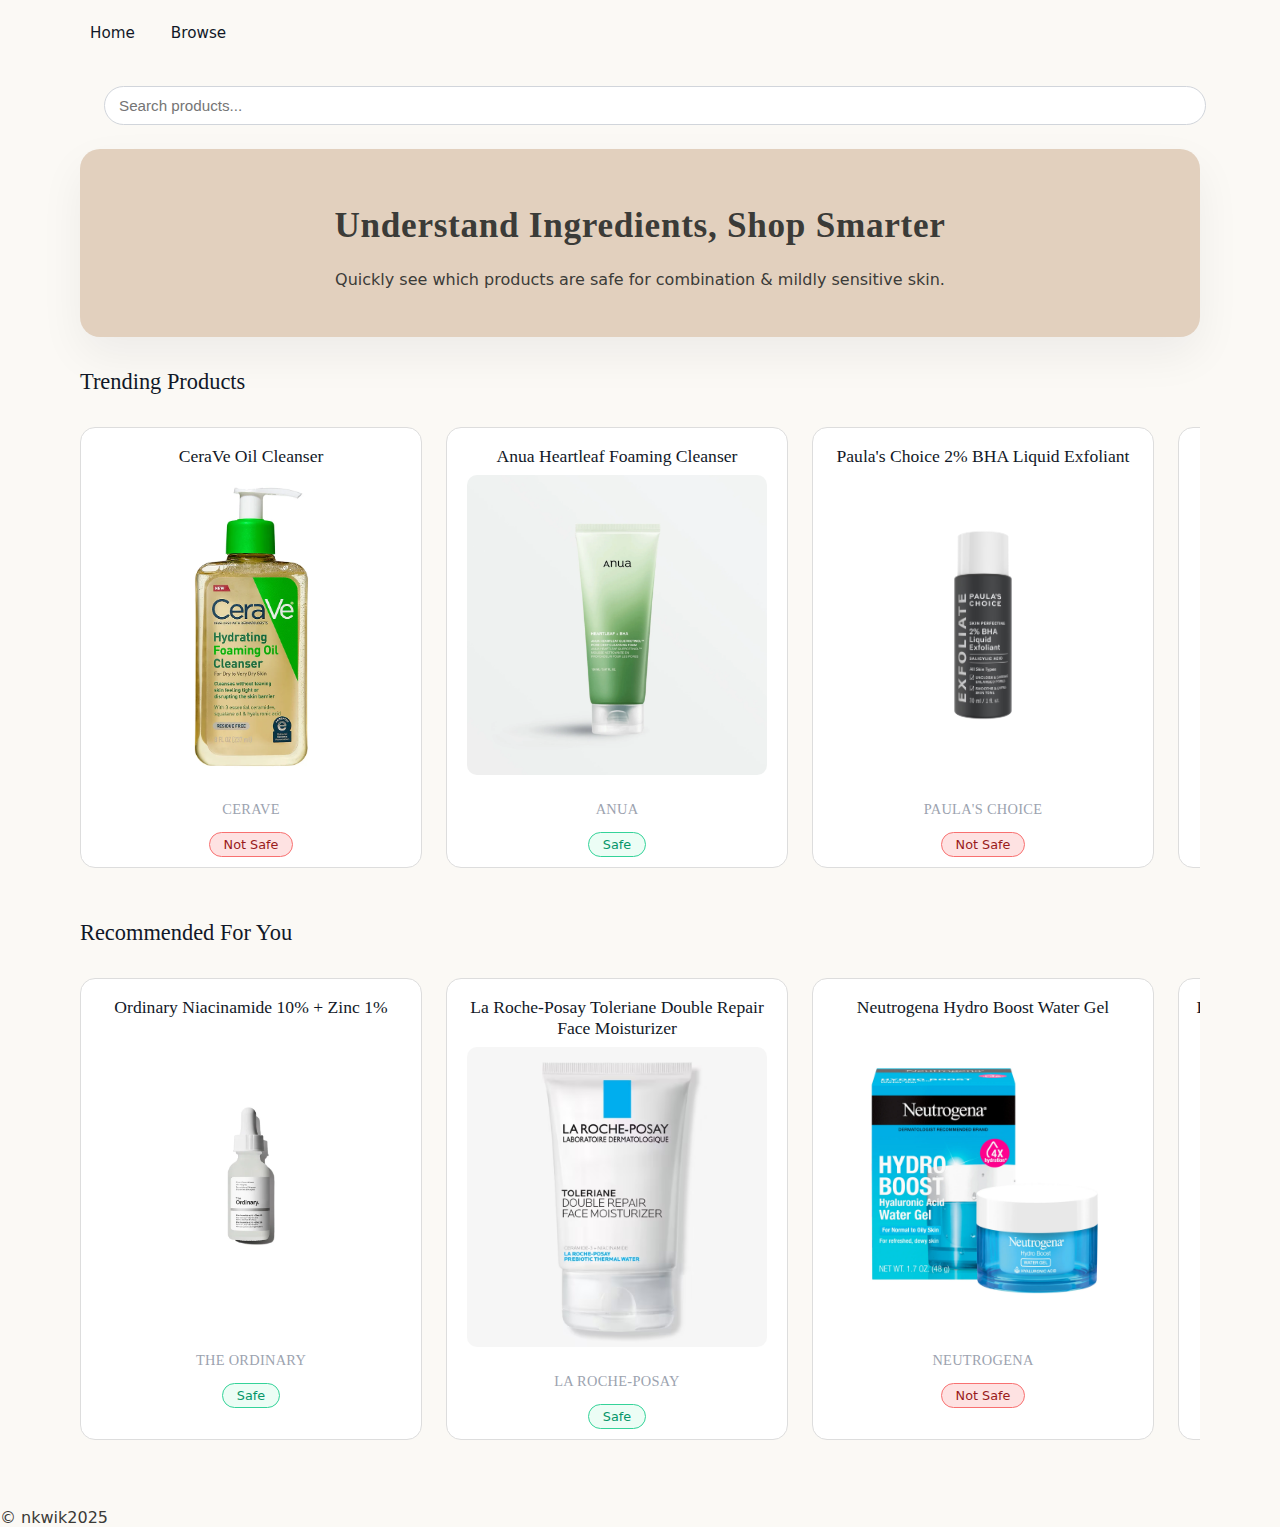
<file: index.html>
<!DOCTYPE html>
<HTML>
  
<head>
  <title>Home</title>
<link rel="stylesheet" href="style.css">
</head>
<body>
    <nav>
        <a href="index.html">Home</a>
        <a href="browse.html">Browse</a>
    </nav>

  <main>
    <!-- Search Bar -->
         <div class="home-search">
            <input 
            type="text"
            id="home-search-input"
            placeholder="Search products..."
            />
         </div>
    
         <div class="hero-banner">
  <h1 class="hero-title">Understand Ingredients, Shop Smarter</h1>
  <p class="hero-subtitle">
    Quickly see which products are safe for combination & mildly sensitive skin.
  </p>
</div>


    <section id="dynamic-content">
  <h2>Trending Products</h2>
  <div id="trending-products" class="product-row">
    <!-- JavaScript will populate this area -->
  </div>
  <h2>Recommended For You</h2>
  <div id="recommended-products" class="product-row">
    <!-- JavaScript will populate this area -->
  </div>
</section>
  </main>

  <footer>© nkwik2025</footer>

   <script src="skincare.js"></script>
  <script src="script.js"></script>
  
</body>
</HTML>
</file>
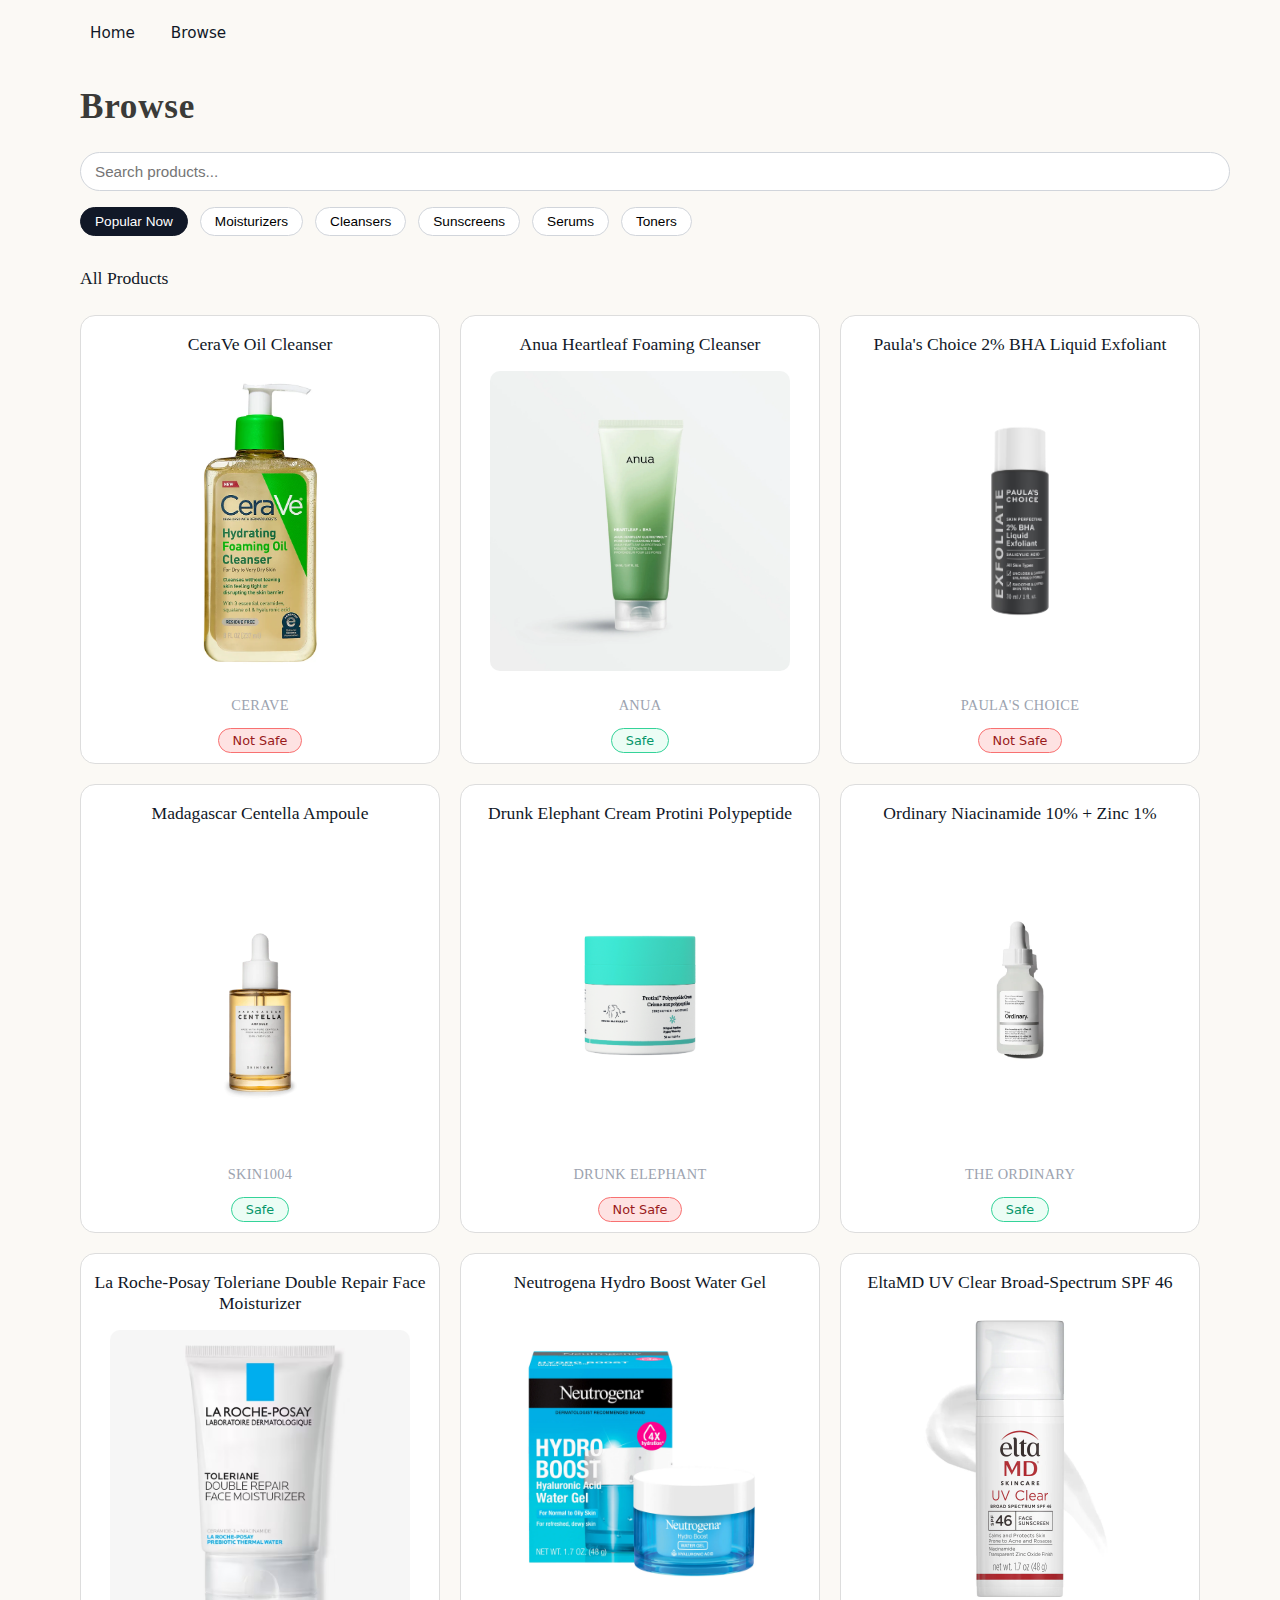
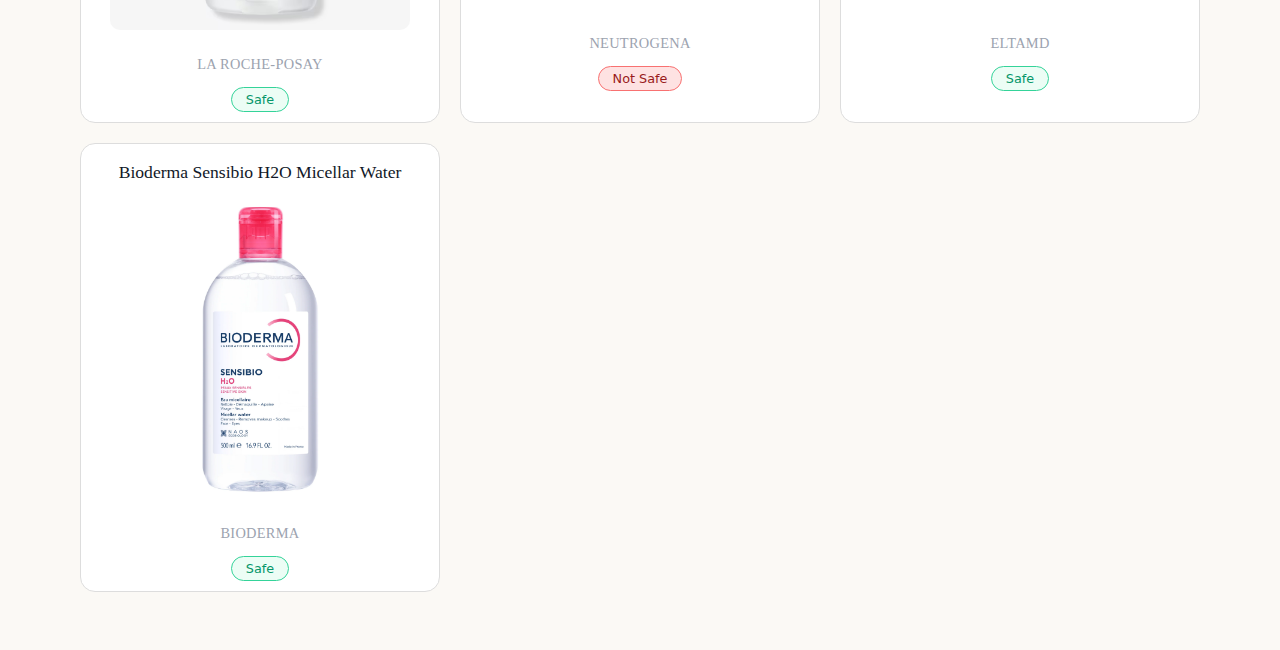
<file: browse.html>
<!DOCTYPE html>
<HTML>
    <link rel="stylesheet" href="style.css">
    <body>
<nav>
        <a href="/index.html">Home</a>
        <a href="browse.html">Browse</a>
    </nav>

    <main class="browse-page">
        <h1>Browse</h1>

        <!-- Search Bar -->
         <div class="browse-search">
            <input 
            type="text"
            id="search-input"
            placeholder="Search products..."
            />
         </div>

         <!-- Categories -->
          <div class="browse-categories">
            <button class="category-pill active" data-category="all">Popular Now</button>
            <button class="category-pill" data-category="Moisturizers">Moisturizers</button>
            <button class="category-pill" data-category="Cleansers">Cleansers</button>
            <button class="category-pill" data-category="Sunscreens">Sunscreens</button>
            <button class="category-pill" data-category="Serums">Serums</button>
            <button class="category-pill" data-category="Toners">Toners</button>
          </div>

          <!-- All Products Grid -->
           <section class= "browse-products-section">
            <h2>All Products</h2>
              <div id="browse-products" class="product-grid">
                <!-- JavaScript will populate this area -->
              </div>
           </section>

    </main>
    </body>
    
    <script src="skincare.js"></script>
    <script src="browse.js"></script>
    
</HTML>
</file>
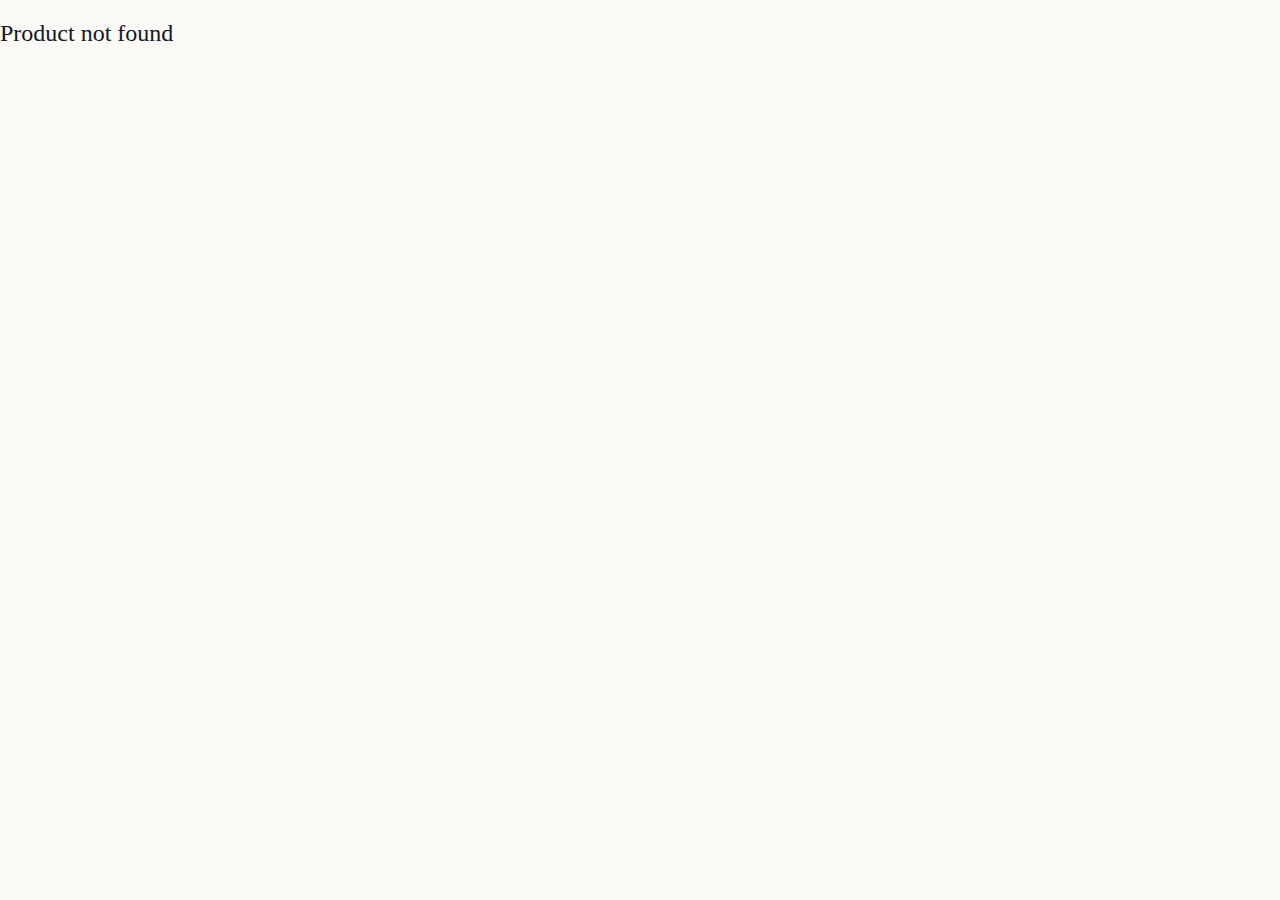
<file: product.html>
<!DOCTYPE html>
<html>
  <head>
    <link rel="stylesheet" href="style.css" />
    <title>Product</title>
  </head>
  <body>
    <nav>
      <a href="/index.html">Home</a>
      <a href="browse.html">Browse</a>
    </nav>

    <main class="product-page">
      <!-- Search Bar -->
      <div class="product-search">
        <input
          type="text"
          id="product-search-input"
          placeholder="Search products..."
        />
      </div>

      <!-- IMAGE + MAIN INFO -->
      <section class="product-layout">
        <div class="product-image-wrapper">
          <img id="product-image" src="" alt="Product Image" />
        </div>

        <div class="product-main-info">
          <h1 id="product-name">Name of Product</h1>
          <p id="product-brand">Brand Name</p>

          <!-- compatibility pill -->
          <span id="product-compatibility" class="compatibility-pill"></span>

          <!-- description -->
          <p id="product-description"></p>

          <h3>Where to Buy</h3>
          <div id="buy-buttons" class="buy-buttons"></div>

          <h3>Tried this product?</h3>
          <div class="tried-buttons">
            <button>Yes</button>
            <button>No</button>
          </div>
        </div>
      </section>

      <!-- INGREDIENTS + WHY COLUMN -->
      <section class="product-bottom">
        <div class="ingredients-column">
          <h3>Ingredients</h3>

          <h4>Safe</h4>
          <!-- pills will be injected here -->
          <div id="safe-ingredients" class="pill-list"></div>

          <h4>Potential Irritants</h4>
          <!-- pills will be injected here -->
          <div id="irritant-ingredients" class="pill-list"></div>
        </div>

        <div class="why-column" id="not-safe-section">
          <h3>Why it's not safe for you</h3>
          <p id="why-not-safe">fill this in</p>
        </div>
      </section>
    </main>

    <script src="skincare.js"></script>
    <script src="product.js"></script>
  </body>
</html>
</file>
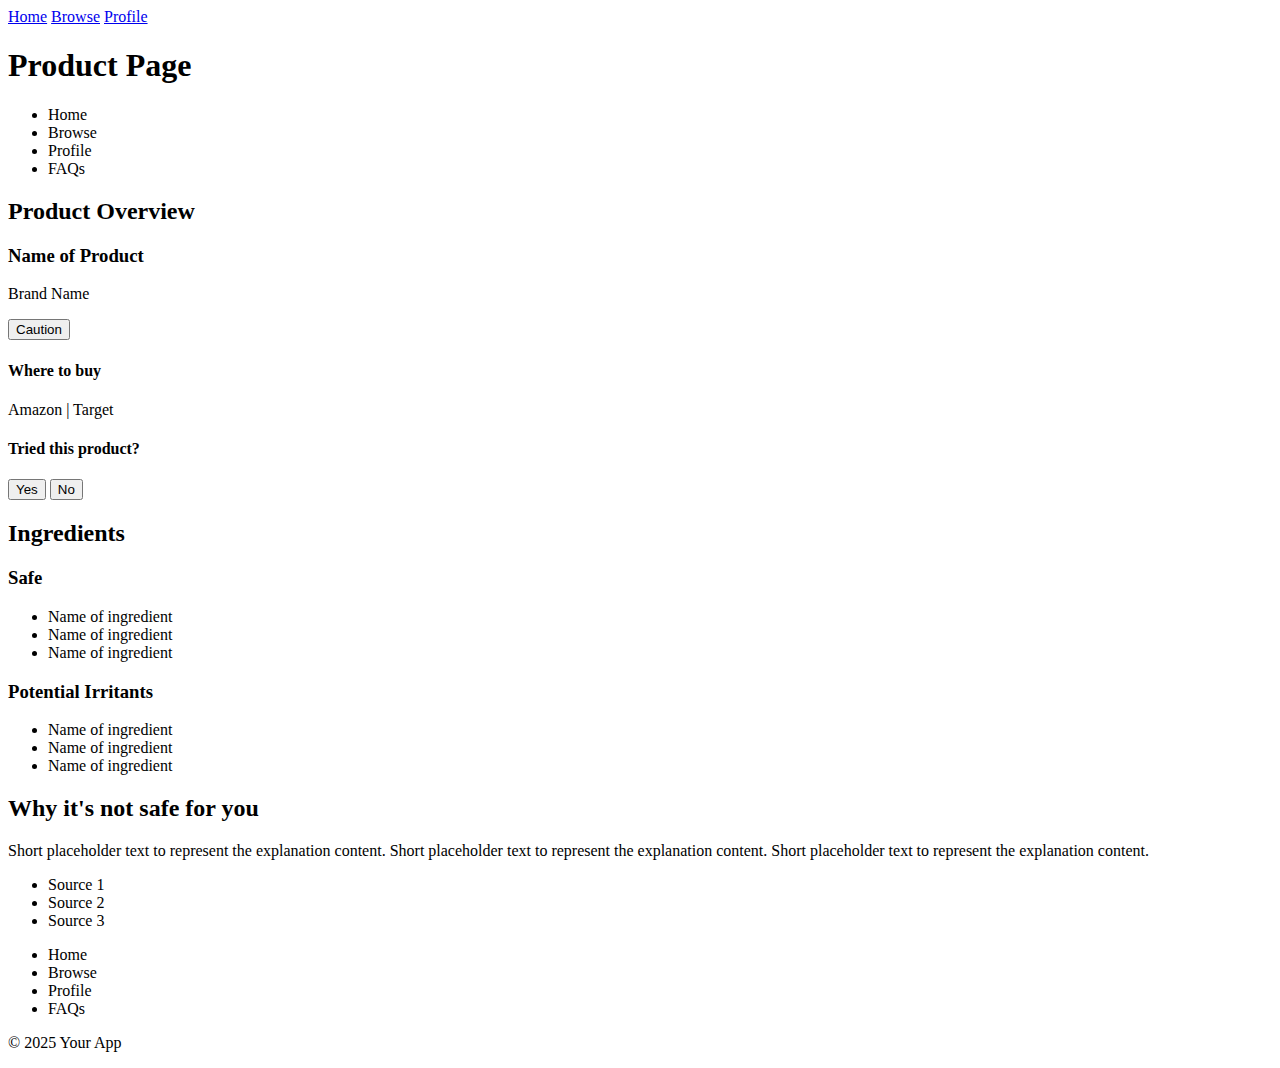
<file: my-project/product-cerave.html>
<!DOCTYPE html>
<HTML>
    <nav>
        <a href="index.html">Home</a>
        <a href="browse.html">Browse</a>
        <a href="profile.html">Profile</a>
    </nav>
<head> 
    <title>Skincare Tracker</title>
</head>
<body>
  <!-- Header -->
  <header>
    <h1>Product Page</h1>
    <!-- Navigation -->
    <div class="nav">
      <ul>
        <li>Home</li>
        <li>Browse</li>
        <li>Profile</li>
        <li>FAQs</li>
      </ul>
    </div>

  <!-- Main -->
  <main>

    <!-- Product Overview -->
    <section>
      <h2>Product Overview</h2>
      <article>
        <h3>Name of Product</h3>
        <p>Brand Name</p>

        <p><button type="button">Caution</button></p>

        <aside>
          <h4>Where to buy</h4>
          <p>
            Amazon | Target
          </p>
        </aside>
        
        <section>
          <h4>Tried this product?</h4>
          <p>
            <button type="button">Yes</button>
            <button type="button">No</button>
          </p>
        </section>
      </article>
    </section>

    <!-- Ingredients -->
    <section>
      <h2>Ingredients</h2>

      <article>
        <h3>Safe</h3>
        <ul>
          <li>Name of ingredient</li>
          <li>Name of ingredient</li>
          <li>Name of ingredient</li>
        </ul>
      </article>

      <article>
        <h3>Potential Irritants</h3>
        <ul>
          <li>Name of ingredient</li>
          <li>Name of ingredient</li>
          <li>Name of ingredient</li>
        </ul>
      </article>
    </section>

    <!-- Explanation -->
    <section>
      <h2>Why it's not safe for you</h2>

      <article>
        <p>
          Short placeholder
          text to represent the explanation content. Short placeholder
          text to represent the explanation content. Short placeholder
          text to represent the explanation content.
        </p>

        <nav>
          <ul>
            <li>Source 1</li>
            <li>Source 2</li>
            <li>Source 3</li>
          </ul>
        </nav>
      </article>
    </section>

  </main>

  <!-- Footer -->
  <footer>
    <section>
      <div class="nav">
      <ul>
        <li>Home</li>
        <li>Browse</li>
        <li>Profile</li>
        <li>FAQs</li>
      </ul>
    </div>
      
    </section>
    <p>&copy; 2025 Your App</p>
  </footer>

</body>
</HTML>
</file>
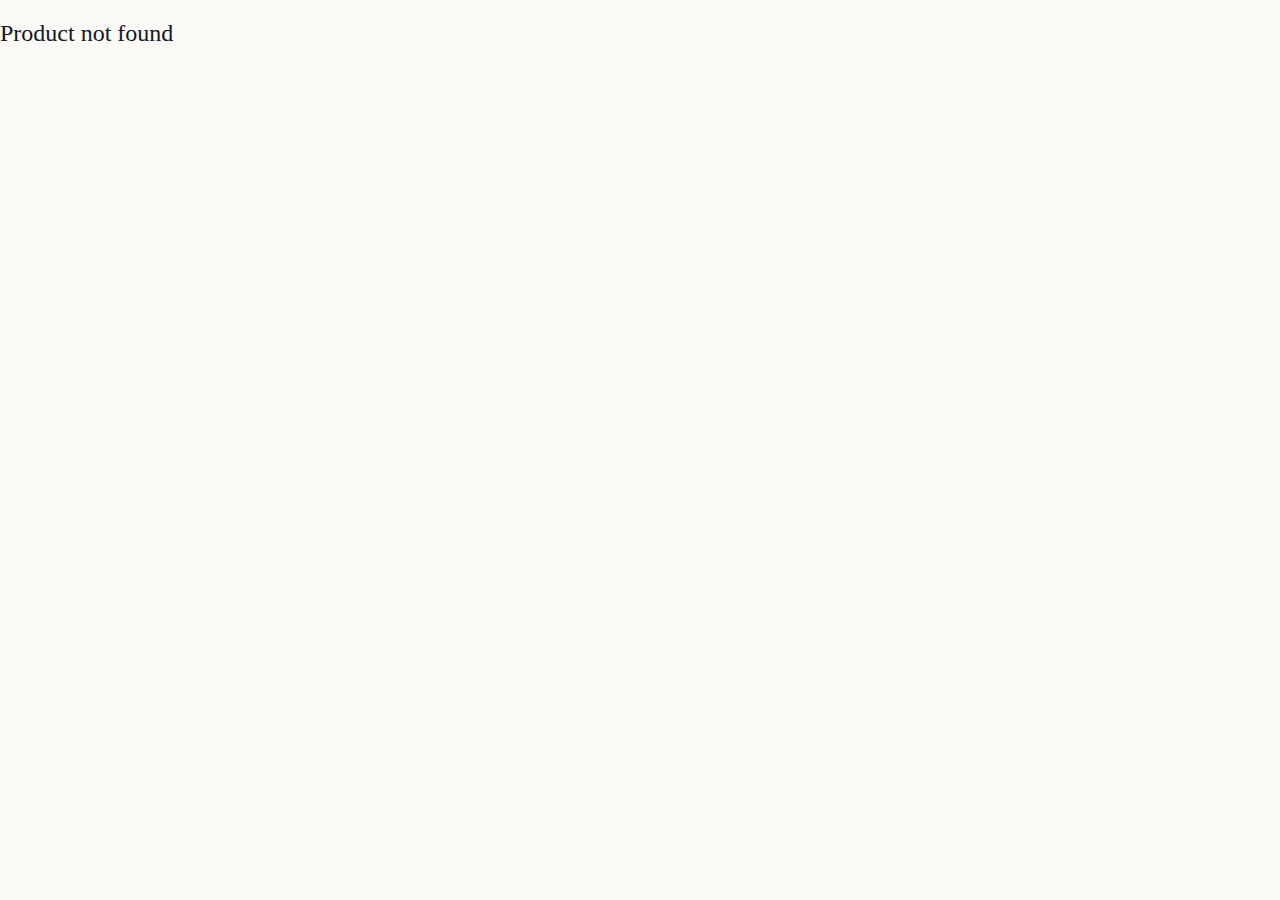
<file: my-project/product.html>
<!DOCTYPE html>
<html>
  <head>
    <link rel="stylesheet" href="style.css"/>
    <title>Product</title>
  </head>
  <body>
    <nav>
      <a href="/index.html">Home</a>
      <a href="browse.html">Browse</a>
      <a href="profile.html">Profile</a>
    </nav>

    <main class="product-page">
      <!-- Search Bar -->
      <div class="product-search">
        <input
          type="text"
          id="product-search-input"
          placeholder="Search products..."
        />
      </div>

      <section class="product-layout">
        <div class="product-image-wrapper">
          <img id="product-image" src="" alt="Product Image" />
        </div>

        <div class="product-main-info">
          <h1 id="product-name">Name of Product</h1>
          <p id="product-brand">Brand Name</p>

          <!-- pill text goes here (Safe / Not Safe) -->
          <span id="product-compatibility" class="compatibility-pill"></span>

          <!-- description paragraph -->
          <p id="product-description"></p>

          <h3>Where to Buy</h3>
          <div id="buy-buttons" class="buy-buttons"></div>

          <h3>Tried this product?</h3>
          <div class="tried-buttons">
            <button>Yes</button>
            <button>No</button>
          </div>
        </div>
      </section>

      <section class="product-bottom">
        <div class="ingredients-column">
          <h3>Ingredients</h3>

          <h4>Safe</h4>
          <div id="safe-ingredients" class="pill-list"></div>

          <h4>Potential Irritants</h4>
          <div id="irritant-ingredients" class="pill-list"></div>
        </div>

        <div class="why-column" id="not-safe-section">
          <h3>Why it's not safe for you</h3>
          <p id="why-not-safe">fill this in</p>
        </div>
      </section>
    </main>

    <script src="/skincare.js"></script>
    <script src="product.js"></script>
  </body>
</html>
</file>
<file: style.css>
#browse-products {
    display: grid;
    grid-template-columns: repeat(3, 1fr);
    gap: 20px;
    padding: 10px 0;
}
#trending-products, #recommended-products {
    display: flex;
    gap: 24px;
    overflow-x: auto;
    padding: 16px 4px 20px;
    scroll-snap-type: x mandatory;
}

#trending-products .skincare, 
#recommended-products .skincare {
    flex: 0 0 320px;
    scroll-snap-align: start;
}


/* Each Product Card */
.skincare{
    border: 1px solid #ddd;
    border-radius: 15px;
    padding: 10px;
    text-align: center;
    background-color: #fff;
}

/* Product Image */
.skincare img {
    width: 300px;
    height: 300px;
    border-radius: 10px;
    margin-bottom: 10px;
    object-fit: contain;
}
/* Typography */
.skincare h2 {
    font-size: 1.1rem;
    margin: 8px 0;
}

/* Fonts */
body {
    margin: 0;
    font-family: system-ui, -apple-system, BlinkMacSystemFont, "Segoe UI", sans-serif;
    background: #fbf9f5;
    color: #3b3b38;
}

h2, h3, h4, h5, h6 {
    font-family: Georgia, 'Times New Roman', Times, serif, serif;
    font-weight: 400;
    color: #111827;
}

h1 {
    font-family: Georgia, 'Times New Roman', Times, serif;
    font-weight: 550;
}

/* Home Hero Title */
main h1,
    .hero-title {
        font-size: 2.2rem;
        line-height: 1.2;
        letter-spacing: 0.02em;
    }

/* Section Titles */
.section-title,
main h2 {
    font-size: 1.4rem;
    margin: 32px 0 16px;
}

/* Small Headings */
main h3 {
    font-size: 1.05rem;
    margin: 0 0 8px;
}

main h4 {
    font-size: 0.9rem;
    letter-spacing: 0.02em;
    text-transform: uppercase;
    margin: 12px 0 6px;
    color: #9ca3af;
}

/* Hero Banner */
.hero-banner {
    background: #E2D0BE;
    border-radius: 20px;
    padding: 32px 40px;
    text-align: center;
    box-shadow: 0 18px 45px rgba(15, 23, 42, 0.06);
    max-width: 1120px;
    margin: 20 auto 40px;
}


nav {
    max-width: 1120px;
    margin: 12px auto 0;
    padding: 8px 20px;
    display: flex;
    gap: 16px;
    font-size: 0.95rem;
}

nav a {
    text-decoration: none;  
    color: #111827;
    font-weight: 500;
    padding: 4px 10px;
    border-radius: 999px;
    transition: background 0.15s ease, color 0.15s ease;
}

nav a:hover {
    background: #E2D0BE;
    color: #7d4727;
}

/* Search Bar on Home Page */
.home-search {
    margin: 24px;
}
#home-search-input {
    width: 100%;
    padding: 10px 14px;
    border-radius: 999px;
    border: 1px solid #d1d5db;
    font-size: 0.95rem;
}

/* Browse Page */
.browse-page h2 {
    font-size: 1.1rem;
    margin-bottom: 16px;
}
/* Search Bar */
.browse-search {
    margin-bottom: 16px;
}
#search-input {
    width: 100%;
    padding: 10px 14px;
    border-radius: 999px;
    border: 1px solid #d1d5db;
    font-size: 0.95rem;
}
/* Category pills */
.browse-categories {
    display: flex;
    gap: 12px;
    margin-bottom: 20px;
}

.category-pill {
    border-radius: 999px;
    border: 1px solid #d1d5db;
    background: #fff;
    padding: 6px 14px;
    font-size: 0.85rem;
    cursor: pointer;
}

.category-pill.active, .category-pill:hover {
    background: #111827;
    color: #fff;
    border-color: #111827;
}

main {
    max-width: 1120px;
    margin: 32px auto 48px;
    padding: 0 24px;
}


/* Safe = Green, Not Safe = Red */

.compatibility-pill {
    display: inline-flex;
    align-items: center;
    gap: 6px;
    padding: 4px 14px;
    border-radius: 999px;
    font-size: 0.8rem;
    font-weight: 500;
    margin-top: 8px;
    text-align: center;
}
.safe-pill {
    background-color: #ecfdf5;
    color: #059669;
    border: 1px solid #34d399;
}
.not-safe-pill {
    background-color: #fee2e2;
    color: #991b1b;
    border: 1px solid #f87171;
}

/* PRODUCT PAGE LAYOUT */
.product-page {
  max-width: 1120px;
  margin: 0 auto;
  padding: 24px 20px 40px;
}

.product-search {
  margin: 12px 0 24px;
}

.product-search input {
  width: 100%;
  padding: 10px 14px;
  border-radius: 999px;
  border: 1px solid #d1d5db;
  font-size: 0.95rem;
  outline: none;
}

.product-search input:focus {
  border-color: #1552a6;
}

/* TOP SECTION: image + main info */
.product-layout {
  display: grid;
  grid-template-columns: 1.1fr 1.4fr;
  gap: 32px;
  align-items: flex-start;
  margin-bottom: 32px;
}

.product-image-wrapper {
  background: #fff;
  border-radius: 16px;
  padding: 16px;
  box-shadow: 0 8px 20px rgba(15, 23, 42, 0.08);
  display: flex;
  justify-content: center;
  align-items: center;
}

.product-image-wrapper img {
  max-width: 100%;
  max-height: 320px;
  object-fit: contain;
  border-radius: 12px;
}

.product-main-info h1 {
  font-size: 1.6rem;
  margin: 0 0 4px;
}

.product-main-info p#product-brand {
  margin: 0 0 12px;
  color: #6b7280;
  font-size: 0.95rem;
}

#product-description {
  margin: 12px 0 20px;
  color: #4b5563;
  font-size: 0.95rem;
  line-height: 1.5;
}

/* INGREDIENT PILL LISTS */
.pill-list {
  display: flex;
  flex-wrap: wrap;
  gap: 8px;
  margin-top: 4px;
}

/* WHERE TO BUY BUTTONS */
.buy-buttons {
  display: flex;
  flex-wrap: wrap;
  gap: 8px;
  margin: 8px 0 24px;
}

.buy-button {
  display: inline-flex;
  align-items: center;
  justify-content: center;
  padding: 6px 14px;
  border-radius: 999px;
  border: 1px solid #1552a6;
  font-size: 0.85rem;
  font-weight: 500;
  text-decoration: none;
  color: #1552a6;
  background: #eff6ff;
  cursor: pointer;
}

.buy-button:hover {
  background: #dbeafe;
}

/* BOTTOM SECTION */
.product-bottom {
  display: grid;
  grid-template-columns: 1.1fr 1.2fr;
  gap: 32px;
  margin-top: 24px;
}

.ingredients-column,
.why-column {
  background: #ffffff;
  border-radius: 16px;
  padding: 16px 18px;
  box-shadow: 0 8px 20px rgba(15, 23, 42, 0.06);
}

.product-bottom h3 {
  margin-top: 0;
  margin-bottom: 8px;
  font-size: 1.05rem;
}

.product-bottom h4 {
  margin: 12px 0 6px;
  font-size: 0.9rem;
  color: #6b7280;
}

#why-not-safe {
  margin: 8px 0 0;
  color: #4b5563;
  font-size: 0.95rem;
  line-height: 1.5;
}
</file>
<file: my-project/style.css>
#browse-products {
    display: grid;
    grid-template-columns: repeat(3, 1fr);
    gap: 20px;
    padding: 10px 0;
}
#trending-products, #recommended-products {
    display: flex;
    gap: 24px;
    overflow-x: auto;
    padding: 16px 4px 20px;
    scroll-snap-type: x mandatory;
}

#trending-products .skincare, 
#recommended-products .skincare {
    flex: 0 0 320px;
    scroll-snap-align: start;
}


/* Each Product Card */
.skincare{
    border: 1px solid #ddd;
    border-radius: 15px;
    padding: 10px;
    text-align: center;
    background-color: #fff;
}

/* Product Image */
.skincare img {
    width: 300px;
    height: 300px;
    border-radius: 10px;
    margin-bottom: 10px;
    object-fit: contain;
}
/* Typography */
.skincare h2 {
    font-size: 1.1rem;
    margin: 8px 0;
}

/* Fonts */
body {
    margin: 0;
    font-family: system-ui, -apple-system, BlinkMacSystemFont, "Segoe UI", sans-serif;
    background: #fbf9f5;
    color: #3b3b38;
}

h2, h3, h4, h5, h6 {
    font-family: Georgia, 'Times New Roman', Times, serif, serif;
    font-weight: 400;
    color: #111827;
}

h1 {
    font-family: Georgia, 'Times New Roman', Times, serif;
    font-weight: 550;
}

/* Home Hero Title */
main h1,
    .hero-title {
        font-size: 2.2rem;
        line-height: 1.2;
        letter-spacing: 0.02em;
    }

/* Section Titles */
.section-title,
main h2 {
    font-size: 1.4rem;
    margin: 32px 0 16px;
}

/* Small Headings */
main h3 {
    font-size: 1.05rem;
    margin: 0 0 8px;
}

main h4 {
    font-size: 0.9rem;
    letter-spacing: 0.02em;
    text-transform: uppercase;
    margin: 12px 0 6px;
    color: #9ca3af;
}

/* Hero Banner */
.hero-banner {
    background: #E2D0BE;
    border-radius: 20px;
    padding: 32px 40px;
    text-align: center;
    box-shadow: 0 18px 45px rgba(15, 23, 42, 0.06);
    max-width: 1120px;
    margin: 20 auto 40px;
}


nav {
    max-width: 1120px;
    margin: 12px auto 0;
    padding: 8px 20px;
    display: flex;
    gap: 16px;
    font-size: 0.95rem;
}

nav a {
    text-decoration: none;  
    color: #111827;
    font-weight: 500;
    padding: 4px 10px;
    border-radius: 999px;
    transition: background 0.15s ease, color 0.15s ease;
}

nav a:hover {
    background: #E2D0BE;
    color: #7d4727;
}

/* Search Bar on Home Page */
.home-search {
    margin: 24px;
}
#home-search-input {
    width: 100%;
    padding: 10px 14px;
    border-radius: 999px;
    border: 1px solid #d1d5db;
    font-size: 0.95rem;
}

/* Browse Page */
.browse-page h2 {
    font-size: 1.1rem;
    margin-bottom: 16px;
}
/* Search Bar */
.browse-search {
    margin-bottom: 16px;
}
#search-input {
    width: 100%;
    padding: 10px 14px;
    border-radius: 999px;
    border: 1px solid #d1d5db;
    font-size: 0.95rem;
}
/* Category pills */
.browse-categories {
    display: flex;
    gap: 12px;
    margin-bottom: 20px;
}

.category-pill {
    border-radius: 999px;
    border: 1px solid #d1d5db;
    background: #fff;
    padding: 6px 14px;
    font-size: 0.85rem;
    cursor: pointer;
}

.category-pill.active, .category-pill:hover {
    background: #111827;
    color: #fff;
    border-color: #111827;
}

main {
    max-width: 1120px;
    margin: 32px auto 48px;
    padding: 0 24px;
}


/* Safe = Green, Not Safe = Red */

.compatibility-pill {
    display: inline-flex;
    align-items: center;
    gap: 6px;
    padding: 4px 14px;
    border-radius: 999px;
    font-size: 0.8rem;
    font-weight: 500;
    margin-top: 8px;
    text-align: center;
}
.safe-pill {
    background-color: #ecfdf5;
    color: #059669;
    border: 1px solid #34d399;
}
.not-safe-pill {
    background-color: #fee2e2;
    color: #991b1b;
    border: 1px solid #f87171;
}

/* PRODUCT PAGE LAYOUT */
.product-page {
  max-width: 1120px;
  margin: 0 auto;
  padding: 24px 20px 40px;
}

.product-search {
  margin: 12px 0 24px;
}

.product-search input {
  width: 100%;
  padding: 10px 14px;
  border-radius: 999px;
  border: 1px solid #d1d5db;
  font-size: 0.95rem;
  outline: none;
}

.product-search input:focus {
  border-color: #1552a6;
}

/* TOP SECTION: image + main info */
.product-layout {
  display: grid;
  grid-template-columns: 1.1fr 1.4fr;
  gap: 32px;
  align-items: flex-start;
  margin-bottom: 32px;
}

.product-image-wrapper {
  background: #fff;
  border-radius: 16px;
  padding: 16px;
  box-shadow: 0 8px 20px rgba(15, 23, 42, 0.08);
  display: flex;
  justify-content: center;
  align-items: center;
}

.product-image-wrapper img {
  max-width: 100%;
  max-height: 320px;
  object-fit: contain;
  border-radius: 12px;
}

.product-main-info h1 {
  font-size: 1.6rem;
  margin: 0 0 4px;
}

.product-main-info p#product-brand {
  margin: 0 0 12px;
  color: #6b7280;
  font-size: 0.95rem;
}

#product-description {
  margin: 12px 0 20px;
  color: #4b5563;
  font-size: 0.95rem;
  line-height: 1.5;
}

/* INGREDIENT PILL LISTS */
.pill-list {
  display: flex;
  flex-wrap: wrap;
  gap: 8px;
  margin-top: 4px;
}

/* WHERE TO BUY BUTTONS */
.buy-buttons {
  display: flex;
  flex-wrap: wrap;
  gap: 8px;
  margin: 8px 0 24px;
}

.buy-button {
  display: inline-flex;
  align-items: center;
  justify-content: center;
  padding: 6px 14px;
  border-radius: 999px;
  border: 1px solid #1552a6;
  font-size: 0.85rem;
  font-weight: 500;
  text-decoration: none;
  color: #1552a6;
  background: #eff6ff;
  cursor: pointer;
}

.buy-button:hover {
  background: #dbeafe;
}

/* BOTTOM SECTION */
.product-bottom {
  display: grid;
  grid-template-columns: 1.1fr 1.2fr;
  gap: 32px;
  margin-top: 24px;
}

.ingredients-column,
.why-column {
  background: #ffffff;
  border-radius: 16px;
  padding: 16px 18px;
  box-shadow: 0 8px 20px rgba(15, 23, 42, 0.06);
}

.product-bottom h3 {
  margin-top: 0;
  margin-bottom: 8px;
  font-size: 1.05rem;
}

.product-bottom h4 {
  margin: 12px 0 6px;
  font-size: 0.9rem;
  color: #6b7280;
}

#why-not-safe {
  margin: 8px 0 0;
  color: #4b5563;
  font-size: 0.95rem;
  line-height: 1.5;
}
</file>
